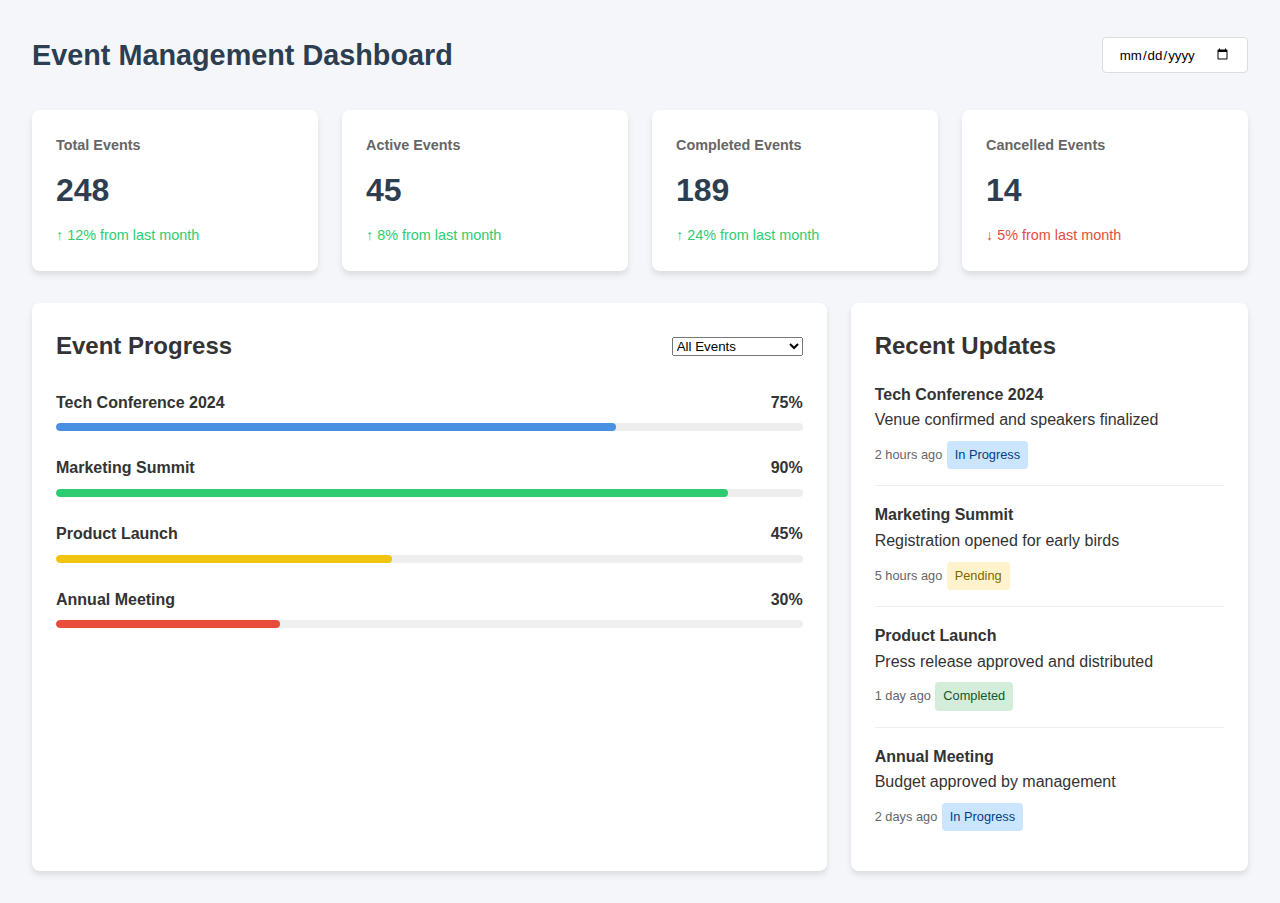
<file: DashBoard/DASHBOARD_1.html>
<!DOCTYPE html>
<html lang="en">
<head>
    <meta charset="UTF-8">
    <meta name="viewport" content="width=device-width, initial-scale=1.0">
    <title>Event Management Dashboard</title>
    <style>
        * {
            margin: 0;
            padding: 0;
            box-sizing: border-box;
            font-family: 'Segoe UI', Tahoma, Geneva, Verdana, sans-serif;
        }

        :root {
            --primary-color: #4a90e2;
            --success-color: #2ecc71;
            --warning-color: #f1c40f;
            --danger-color: #e74c3c;
            --dark-color: #2c3e50;
            --light-color: #ecf0f1;
            --shadow: 0 4px 6px rgba(0, 0, 0, 0.1);
        }

        body {
            background-color: #f5f6fa;
            color: #333;
            line-height: 1.6;
        }

        .dashboard {
            max-width: 1400px;
            margin: 2rem auto;
            padding: 0 2rem;
        }

        /* Header Section */
        .header {
            display: flex;
            justify-content: space-between;
            align-items: center;
            margin-bottom: 2rem;
        }

        .header h1 {
            color: var(--dark-color);
            font-size: 1.8rem;
        }

        .date-picker {
            padding: 0.5rem 1rem;
            border: 1px solid #ddd;
            border-radius: 4px;
            background-color: white;
        }

        /* Stats Grid */
        .stats-grid {
            display: grid;
            grid-template-columns: repeat(auto-fit, minmax(240px, 1fr));
            gap: 1.5rem;
            margin-bottom: 2rem;
        }

        .stat-card {
            background: white;
            padding: 1.5rem;
            border-radius: 8px;
            box-shadow: var(--shadow);
        }

        .stat-card h3 {
            color: #666;
            font-size: 0.9rem;
            margin-bottom: 0.5rem;
        }

        .stat-card .number {
            font-size: 2rem;
            font-weight: bold;
            color: var(--dark-color);
        }

        .stat-card .trend {
            display: flex;
            align-items: center;
            margin-top: 0.5rem;
            font-size: 0.9rem;
        }

        .trend.up { color: var(--success-color); }
        .trend.down { color: var(--danger-color); }

        /* Main Content Grid */
        .content-grid {
            display: grid;
            grid-template-columns: 2fr 1fr;
            gap: 1.5rem;
        }

        /* Progress Section */
        .progress-section {
            background: white;
            padding: 1.5rem;
            border-radius: 8px;
            box-shadow: var(--shadow);
        }

        .progress-header {
            display: flex;
            justify-content: space-between;
            align-items: center;
            margin-bottom: 1.5rem;
        }

        .progress-list {
            list-style: none;
        }

        .progress-item {
            margin-bottom: 1.5rem;
        }

        .progress-item h4 {
            margin-bottom: 0.5rem;
            display: flex;
            justify-content: space-between;
        }

        .progress-bar {
            background: #eee;
            height: 8px;
            border-radius: 4px;
            overflow: hidden;
        }

        .progress-bar .fill {
            height: 100%;
            border-radius: 4px;
            transition: width 0.3s ease;
        }

        .fill.blue { background: var(--primary-color); }
        .fill.green { background: var(--success-color); }
        .fill.yellow { background: var(--warning-color); }
        .fill.red { background: var(--danger-color); }

        /* Updates Section */
        .updates-section {
            background: white;
            padding: 1.5rem;
            border-radius: 8px;
            box-shadow: var(--shadow);
        }

        .update-list {
            list-style: none;
        }

        .update-item {
            padding: 1rem 0;
            border-bottom: 1px solid #eee;
        }

        .update-item:last-child {
            border-bottom: none;
        }

        .update-item .time {
            color: #666;
            font-size: 0.8rem;
        }

        .update-item .status {
            display: inline-block;
            padding: 0.25rem 0.5rem;
            border-radius: 4px;
            font-size: 0.8rem;
            margin-top: 0.5rem;
        }

        .status.pending { background: #fff3cd; color: #856404; }
        .status.completed { background: #d4edda; color: #155724; }
        .status.in-progress { background: #cce5ff; color: #004085; }

        /* Responsive Design */
        @media (max-width: 768px) {
            .content-grid {
                grid-template-columns: 1fr;
            }

            .dashboard {
                margin: 1rem;
                padding: 0 1rem;
            }

            .header {
                flex-direction: column;
                gap: 1rem;
                text-align: center;
            }
        }
    </style>
</head>
<body>
    <div class="dashboard">
        <!-- Header -->
        <header class="header">
            <h1>Event Management Dashboard</h1>
            <input type="date" class="date-picker">
        </header>

        <!-- Stats Grid -->
        <div class="stats-grid">
            <div class="stat-card">
                <h3>Total Events</h3>
                <div class="number">248</div>
                <div class="trend up">↑ 12% from last month</div>
            </div>
            <div class="stat-card">
                <h3>Active Events</h3>
                <div class="number">45</div>
                <div class="trend up">↑ 8% from last month</div>
            </div>
            <div class="stat-card">
                <h3>Completed Events</h3>
                <div class="number">189</div>
                <div class="trend up">↑ 24% from last month</div>
            </div>
            <div class="stat-card">
                <h3>Cancelled Events</h3>
                <div class="number">14</div>
                <div class="trend down">↓ 5% from last month</div>
            </div>
        </div>

        <!-- Main Content Grid -->
        <div class="content-grid">
            <!-- Progress Section -->
            <section class="progress-section">
                <div class="progress-header">
                    <h2>Event Progress</h2>
                    <select>
                        <option>All Events</option>
                        <option>Active Events</option>
                        <option>Completed Events</option>
                    </select>
                </div>
                <ul class="progress-list">
                    <li class="progress-item">
                        <h4>
                            <span>Tech Conference 2024</span>
                            <span>75%</span>
                        </h4>
                        <div class="progress-bar">
                            <div class="fill blue" style="width: 75%"></div>
                        </div>
                    </li>
                    <li class="progress-item">
                        <h4>
                            <span>Marketing Summit</span>
                            <span>90%</span>
                        </h4>
                        <div class="progress-bar">
                            <div class="fill green" style="width: 90%"></div>
                        </div>
                    </li>
                    <li class="progress-item">
                        <h4>
                            <span>Product Launch</span>
                            <span>45%</span>
                        </h4>
                        <div class="progress-bar">
                            <div class="fill yellow" style="width: 45%"></div>
                        </div>
                    </li>
                    <li class="progress-item">
                        <h4>
                            <span>Annual Meeting</span>
                            <span>30%</span>
                        </h4>
                        <div class="progress-bar">
                            <div class="fill red" style="width: 30%"></div>
                        </div>
                    </li>
                </ul>
            </section>

            <!-- Updates Section -->
            <section class="updates-section">
                <h2>Recent Updates</h2>
                <ul class="update-list">
                    <li class="update-item">
                        <h4>Tech Conference 2024</h4>
                        <p>Venue confirmed and speakers finalized</p>
                        <span class="time">2 hours ago</span>
                        <div class="status in-progress">In Progress</div>
                    </li>
                    <li class="update-item">
                        <h4>Marketing Summit</h4>
                        <p>Registration opened for early birds</p>
                        <span class="time">5 hours ago</span>
                        <div class="status pending">Pending</div>
                    </li>
                    <li class="update-item">
                        <h4>Product Launch</h4>
                        <p>Press release approved and distributed</p>
                        <span class="time">1 day ago</span>
                        <div class="status completed">Completed</div>
                    </li>
                    <li class="update-item">
                        <h4>Annual Meeting</h4>
                        <p>Budget approved by management</p>
                        <span class="time">2 days ago</span>
                        <div class="status in-progress">In Progress</div>
                    </li>
                </ul>
            </section>
        </div>
    </div>
</body>
</html>
</file>
